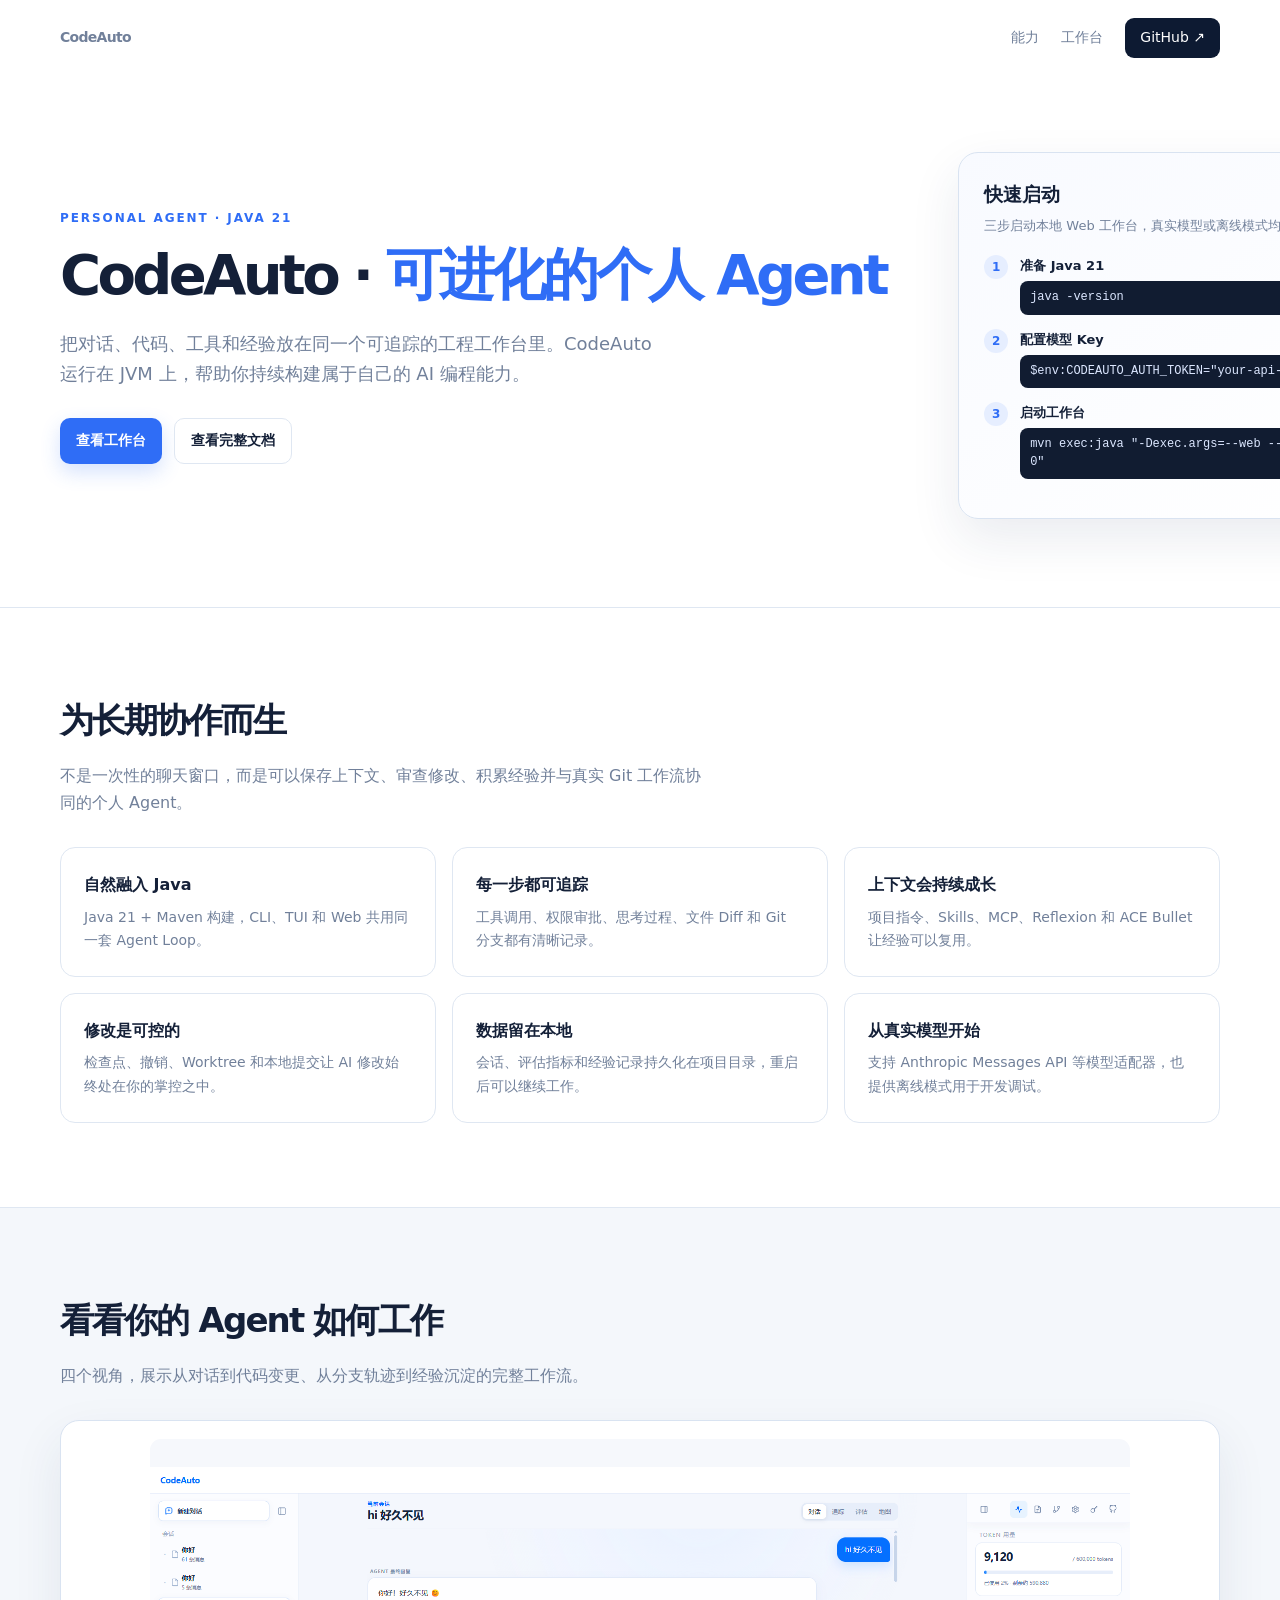
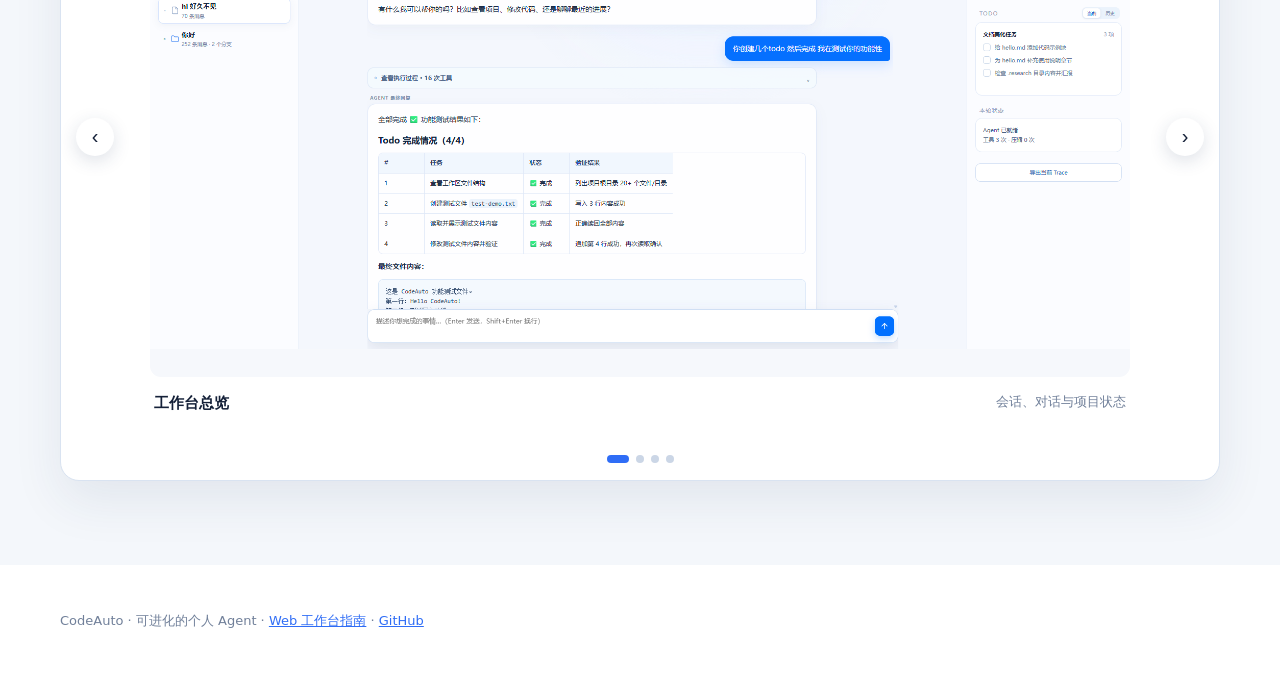
<file: instruction/index.html>
<!doctype html>
<html lang="zh-CN">
<head>
  <meta charset="utf-8"><meta name="viewport" content="width=device-width, initial-scale=1">
  <title>CodeAuto · 可进化的个人 Agent</title>
  <style>
    :root{--ink:#142038;--muted:#71809a;--line:#dfe7f2;--blue:#2f6df6;--deep:#0d1a32;--soft:#f4f7fb}
    *{box-sizing:border-box}body{margin:0;color:var(--ink);background:#fff;font:16px/1.7 system-ui,-apple-system,"Segoe UI","Microsoft YaHei",sans-serif}.wrap{width:min(1160px,calc(100% - 44px));margin:auto}.nav{height:76px;display:flex;align-items:center;justify-content:space-between}.logo{font-weight:850;font-size:22px;letter-spacing:-.05em;color:var(--blue);text-decoration:none}.nav-links{display:flex;gap:22px;align-items:center}.nav a{color:var(--muted);font-size:14px;text-decoration:none}.nav .primary{padding:8px 15px;border-radius:9px;background:var(--deep);color:#fff}.hero{padding:76px 0 88px;display:grid;grid-template-columns:1fr 430px;gap:72px;align-items:center}.eyebrow{color:var(--blue);font-size:12px;font-weight:750;letter-spacing:.16em;text-transform:uppercase}.hero h1{font-size:clamp(34px,4.6vw,56px);line-height:1.12;letter-spacing:-.065em;white-space:nowrap;margin:16px 0 22px}.hero h1 span{color:var(--blue)}.hero p{max-width:610px;color:var(--muted);font-size:18px}.hero-actions{display:flex;gap:12px;margin-top:28px}.button{display:inline-flex;align-items:center;padding:10px 16px;border-radius:10px;text-decoration:none;font-weight:650;font-size:14px}.button.primary{color:#fff;background:var(--blue);box-shadow:0 8px 20px #2f6df633}.button.ghost{color:var(--ink);border:1px solid var(--line);background:#fff}.quickstart{padding:25px;border:1px solid #d9e3f1;border-radius:20px;background:linear-gradient(145deg,#f8faff,#fff);box-shadow:0 20px 50px #20375c18}.quickstart h3{margin:0 0 5px;font-size:19px}.quickstart p{margin:0 0 18px;color:var(--muted);font-size:13px}.step{display:grid;grid-template-columns:26px 1fr;gap:10px;margin:14px 0}.step-num{display:grid;place-items:center;width:24px;height:24px;border-radius:50%;background:#e6eeff;color:var(--blue);font-weight:750;font-size:12px}.step b{display:block;font-size:13px}.step code{display:block;margin-top:4px;padding:8px 10px;border-radius:8px;background:#111c31;color:#dce7ff;font:12px/1.45 ui-monospace,SFMono-Regular,Consolas,monospace;white-space:pre-wrap}.section{padding:84px 0;border-top:1px solid var(--line)}h2{font-size:34px;letter-spacing:-.055em;margin:0 0 30px}.section-intro{color:var(--muted);max-width:650px;margin-top:-18px;margin-bottom:31px}.grid{display:grid;grid-template-columns:repeat(3,1fr);gap:16px}.card{padding:23px;border:1px solid var(--line);border-radius:15px;background:#fff}.card b{display:block;margin-bottom:7px}.card p{margin:0;color:var(--muted);font-size:14px}.showcase{background:var(--soft)}.carousel{position:relative;overflow:hidden;border:1px solid #d9e3f1;border-radius:19px;background:#fff;box-shadow:0 20px 50px #20375c16}.slides{display:flex;transition:transform .55s cubic-bezier(.2,.7,.2,1)}.slide{min-width:100%;margin:0;padding:18px;display:flex;flex-direction:column;align-items:center}.slide img{display:block;width:min(94%,980px);height:clamp(240px,42vw,610px);margin:0 auto;object-fit:contain;object-position:center;border-radius:11px;background:#f6f8fc}.caption{width:min(94%,980px);display:flex;justify-content:space-between;gap:20px;padding:14px 4px 4px}.caption b{font-size:15px}.caption span{color:var(--muted);font-size:13px}.carousel-btn{position:absolute;top:45%;width:38px;height:38px;border:0;border-radius:50%;background:#fff;color:var(--ink);box-shadow:0 5px 18px #20375c26;font-size:20px;cursor:pointer}.carousel-btn.prev{left:15px}.carousel-btn.next{right:15px}.dots{display:flex;justify-content:center;gap:7px;padding:17px}.dots button{width:8px;height:8px;border:0;border-radius:50%;padding:0;background:#cbd6e6;cursor:pointer}.dots button.active{width:22px;border-radius:8px;background:var(--blue)}.footer{padding:45px 0 60px;color:var(--muted);font-size:13px}.footer a{color:var(--blue)}@media(max-width:900px){.hero{grid-template-columns:1fr;gap:34px}.quickstart{max-width:580px}}@media(max-width:620px){.wrap{width:calc(100% - 28px)}.hero{padding-top:48px}.hero h1{font-size:36px;white-space:normal}.grid{grid-template-columns:1fr}.nav-links a:not(.primary){display:none}.caption{display:block}}
  </style>
</head>
<body>
  <header class="nav wrap"><a class="logo" href="#top">CodeAuto</a><nav class="nav-links"><a href="#capabilities">能力</a><a href="#workbench">工作台</a><a class="primary" href="https://github.com/Yulin-Bi/CodeAuto" target="_blank" rel="noreferrer">GitHub ↗</a></nav></header>
  <main id="top">
    <section class="hero wrap"><div><div class="eyebrow">Personal Agent · Java 21</div><h1>CodeAuto · <span>可进化的个人 Agent</span></h1><p>把对话、代码、工具和经验放在同一个可追踪的工程工作台里。CodeAuto 运行在 JVM 上，帮助你持续构建属于自己的 AI 编程能力。</p><div class="hero-actions"><a class="button primary" href="#workbench">查看工作台</a><a class="button ghost" href="codeauto-detailed.md">查看完整文档</a></div></div><aside class="quickstart"><h3>快速启动</h3><p>三步启动本地 Web 工作台，真实模型或离线模式均可使用。</p><div class="step"><span class="step-num">1</span><div><b>准备 Java 21</b><code>java -version</code></div></div><div class="step"><span class="step-num">2</span><div><b>配置模型 Key</b><code>$env:CODEAUTO_AUTH_TOKEN="your-api-key"</code></div></div><div class="step"><span class="step-num">3</span><div><b>启动工作台</b><code>mvn exec:java "-Dexec.args=--web --web-port 0"</code></div></div></aside></section>
    <section class="section" id="capabilities"><div class="wrap"><h2>为长期协作而生</h2><p class="section-intro">不是一次性的聊天窗口，而是可以保存上下文、审查修改、积累经验并与真实 Git 工作流协同的个人 Agent。</p><div class="grid"><article class="card"><b>自然融入 Java</b><p>Java 21 + Maven 构建，CLI、TUI 和 Web 共用同一套 Agent Loop。</p></article><article class="card"><b>每一步都可追踪</b><p>工具调用、权限审批、思考过程、文件 Diff 和 Git 分支都有清晰记录。</p></article><article class="card"><b>上下文会持续成长</b><p>项目指令、Skills、MCP、Reflexion 和 ACE Bullet 让经验可以复用。</p></article><article class="card"><b>修改是可控的</b><p>检查点、撤销、Worktree 和本地提交让 AI 修改始终处在你的掌控之中。</p></article><article class="card"><b>数据留在本地</b><p>会话、评估指标和经验记录持久化在项目目录，重启后可以继续工作。</p></article><article class="card"><b>从真实模型开始</b><p>支持 Anthropic Messages API 等模型适配器，也提供离线模式用于开发调试。</p></article></div></div></section>
    <section class="section showcase" id="workbench"><div class="wrap"><h2>看看你的 Agent 如何工作</h2><p class="section-intro">四个视角，展示从对话到代码变更、从分支轨迹到经验沉淀的完整工作流。</p><div class="carousel" aria-label="CodeAuto 工作台截图轮播"><div class="slides"><figure class="slide"><img src="web_main.png" alt="工作台总览"><div class="caption"><b>工作台总览</b><span>会话、对话与项目状态</span></div></figure><figure class="slide"><img src="web_reflec.png" alt="对话与反思"><div class="caption"><b>对话与经验</b><span>Markdown 回复、反思和 Bullet</span></div></figure><figure class="slide"><img src="web_graph.png" alt="Git 分支轨迹"><div class="caption"><b>Git 分支轨迹</b><span>会话分支与 Worktree 绑定</span></div></figure><figure class="slide"><img src="web_diff.png" alt="文件 Diff 预览"><div class="caption"><b>文件变更</b><span>完整文件与 Diff 对照查看</span></div></figure></div><button class="carousel-btn prev" type="button" aria-label="上一张">‹</button><button class="carousel-btn next" type="button" aria-label="下一张">›</button><div class="dots" role="tablist"></div></div></div></section>
  </main>
  <footer class="footer wrap">CodeAuto · 可进化的个人 Agent · <a href="web-workbench.md">Web 工作台指南</a> · <a href="https://github.com/Yulin-Bi/CodeAuto" target="_blank" rel="noreferrer">GitHub</a></footer>
  <script>(()=>{const root=document.querySelector('.carousel'),track=root.querySelector('.slides'),slides=[...root.querySelectorAll('.slide')],dots=root.querySelector('.dots');let index=0,timer;slides.forEach((_,i)=>{const b=document.createElement('button');b.type='button';b.setAttribute('aria-label',`查看第 ${i+1} 张`);b.onclick=()=>go(i);dots.appendChild(b)});function go(i){index=(i+slides.length)%slides.length;track.style.transform=`translateX(-${index*100}%)`;dots.querySelectorAll('button').forEach((b,n)=>b.classList.toggle('active',n===index))}function restart(){clearInterval(timer);timer=setInterval(()=>go(index+1),5200)}root.querySelector('.prev').onclick=()=>{go(index-1);restart()};root.querySelector('.next').onclick=()=>{go(index+1);restart()};root.addEventListener('mouseenter',()=>clearInterval(timer));root.addEventListener('mouseleave',restart);go(0);restart()})();</script>
</body>
</html>
</file>
